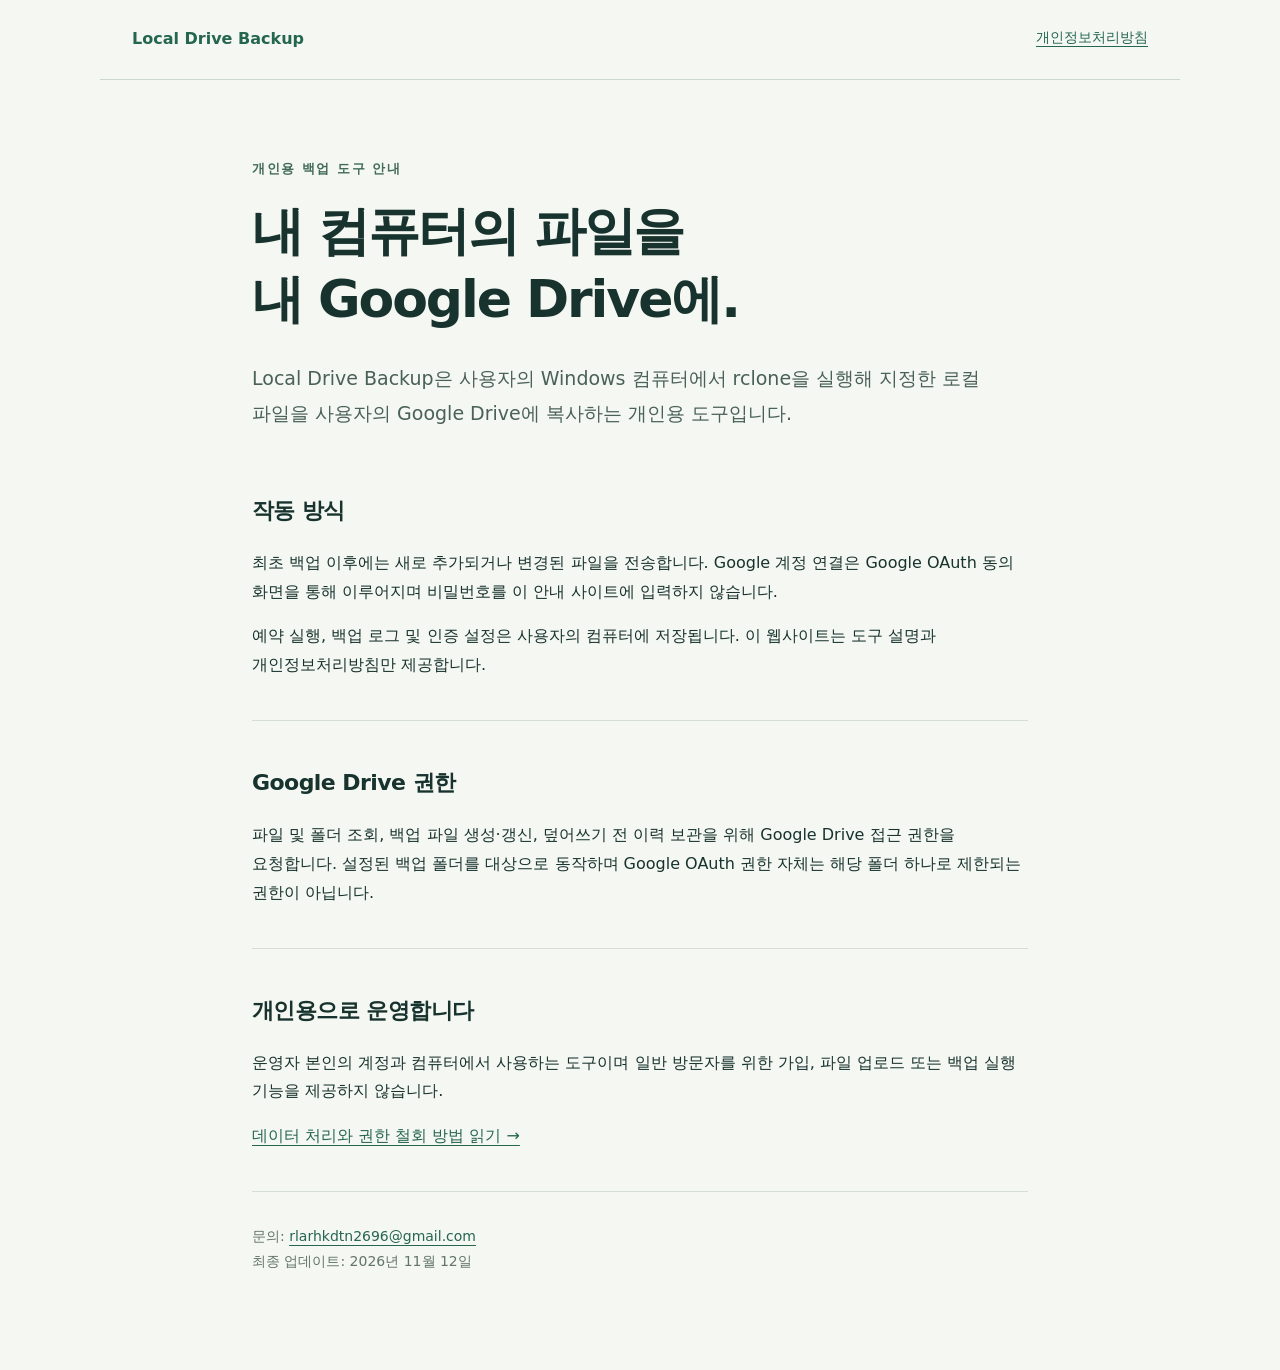
<file: index.html>
<!doctype html><html lang="ko"><meta charset="utf-8"><meta name="viewport" content="width=device-width,initial-scale=1"><title>Local Drive Backup — 안내</title><link rel="stylesheet" href="style.css"><body><header><a href="index.html">Local Drive Backup</a><nav><a href="privacy.html">개인정보처리방침</a></nav></header><main><p class="eyebrow">개인용 백업 도구 안내</p><h1>내 컴퓨터의 파일을<br>내 Google Drive에.</h1><p class="lead">Local Drive Backup은 사용자의 Windows 컴퓨터에서 rclone을 실행해 지정한 로컬 파일을 사용자의 Google Drive에 복사하는 개인용 도구입니다.</p><section><h2>작동 방식</h2><p>최초 백업 이후에는 새로 추가되거나 변경된 파일을 전송합니다. Google 계정 연결은 Google OAuth 동의 화면을 통해 이루어지며 비밀번호를 이 안내 사이트에 입력하지 않습니다.</p><p>예약 실행, 백업 로그 및 인증 설정은 사용자의 컴퓨터에 저장됩니다. 이 웹사이트는 도구 설명과 개인정보처리방침만 제공합니다.</p></section><section><h2>Google Drive 권한</h2><p>파일 및 폴더 조회, 백업 파일 생성·갱신, 덮어쓰기 전 이력 보관을 위해 Google Drive 접근 권한을 요청합니다. 설정된 백업 폴더를 대상으로 동작하며 Google OAuth 권한 자체는 해당 폴더 하나로 제한되는 권한이 아닙니다.</p></section><section><h2>개인용으로 운영합니다</h2><p>운영자 본인의 계정과 컴퓨터에서 사용하는 도구이며 일반 방문자를 위한 가입, 파일 업로드 또는 백업 실행 기능을 제공하지 않습니다.</p><p><a href="privacy.html">데이터 처리와 권한 철회 방법 읽기 →</a></p></section><footer>문의: <a href="mailto:rlarhkdtn2696@gmail.com">rlarhkdtn2696@gmail.com</a><br>최종 업데이트: 2026년 11월 12일</footer></main></body></html>
</file>
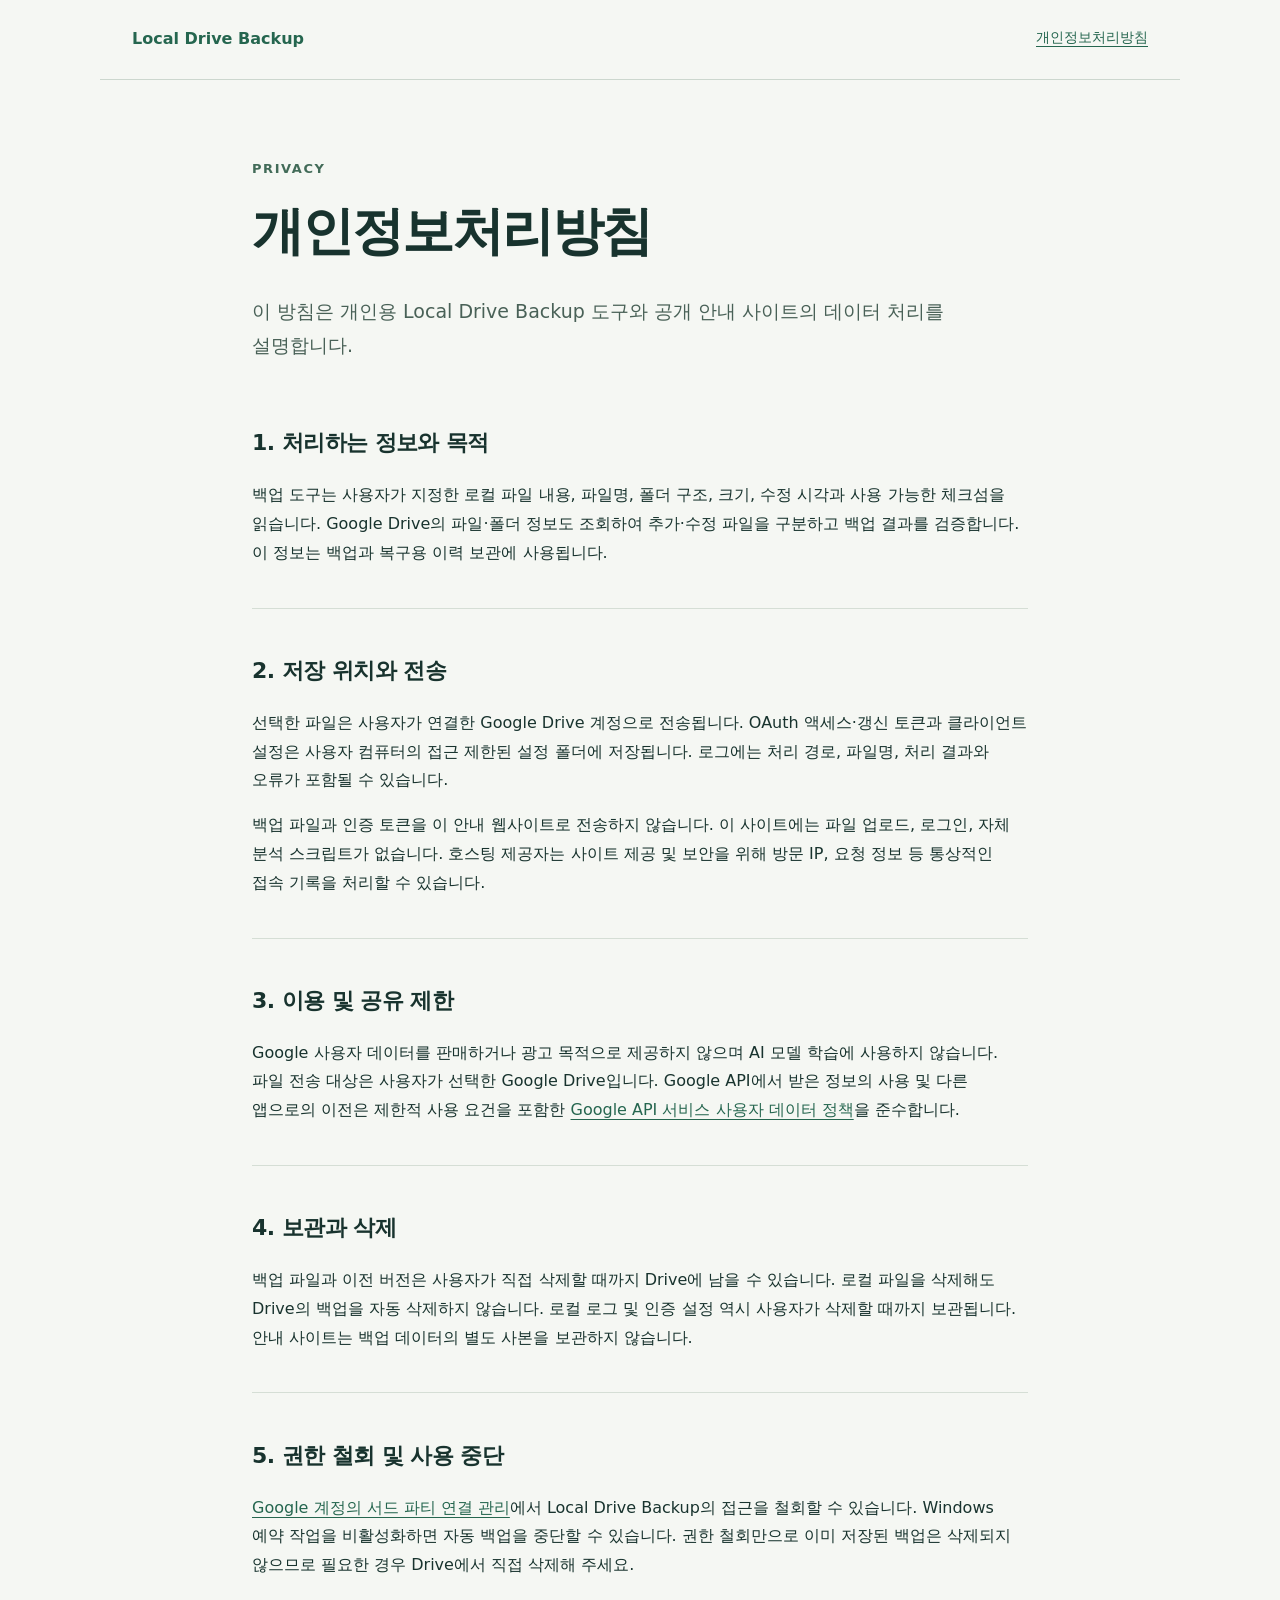
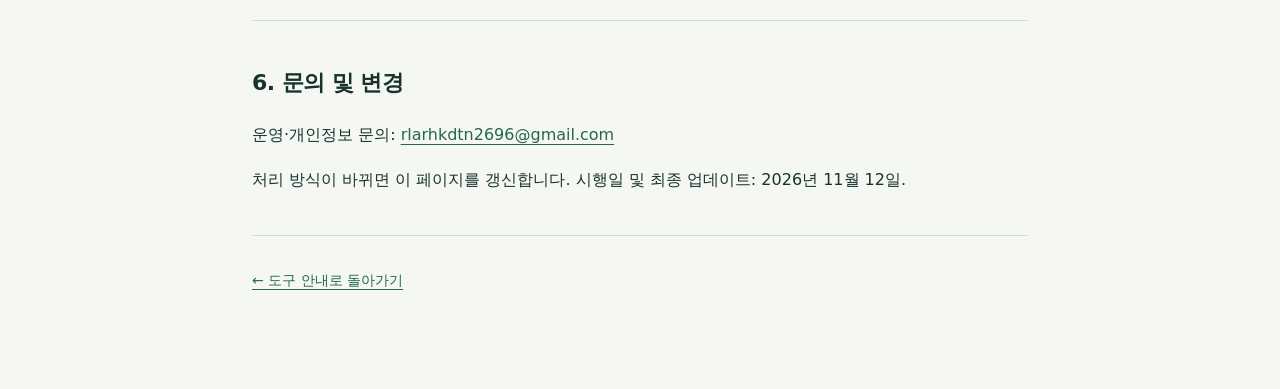
<file: privacy.html>
<!doctype html><html lang="ko"><meta charset="utf-8"><meta name="viewport" content="width=device-width,initial-scale=1"><title>개인정보처리방침 — Local Drive Backup</title><link rel="stylesheet" href="style.css"><body><header><a href="index.html">Local Drive Backup</a><nav><a href="privacy.html" aria-current="page">개인정보처리방침</a></nav></header><main><p class="eyebrow">PRIVACY</p><h1>개인정보처리방침</h1><p class="lead">이 방침은 개인용 Local Drive Backup 도구와 공개 안내 사이트의 데이터 처리를 설명합니다.</p><section><h2>1. 처리하는 정보와 목적</h2><p>백업 도구는 사용자가 지정한 로컬 파일 내용, 파일명, 폴더 구조, 크기, 수정 시각과 사용 가능한 체크섬을 읽습니다. Google Drive의 파일·폴더 정보도 조회하여 추가·수정 파일을 구분하고 백업 결과를 검증합니다. 이 정보는 백업과 복구용 이력 보관에 사용됩니다.</p></section><section><h2>2. 저장 위치와 전송</h2><p>선택한 파일은 사용자가 연결한 Google Drive 계정으로 전송됩니다. OAuth 액세스·갱신 토큰과 클라이언트 설정은 사용자 컴퓨터의 접근 제한된 설정 폴더에 저장됩니다. 로그에는 처리 경로, 파일명, 처리 결과와 오류가 포함될 수 있습니다.</p><p>백업 파일과 인증 토큰을 이 안내 웹사이트로 전송하지 않습니다. 이 사이트에는 파일 업로드, 로그인, 자체 분석 스크립트가 없습니다. 호스팅 제공자는 사이트 제공 및 보안을 위해 방문 IP, 요청 정보 등 통상적인 접속 기록을 처리할 수 있습니다.</p></section><section><h2>3. 이용 및 공유 제한</h2><p>Google 사용자 데이터를 판매하거나 광고 목적으로 제공하지 않으며 AI 모델 학습에 사용하지 않습니다. 파일 전송 대상은 사용자가 선택한 Google Drive입니다. Google API에서 받은 정보의 사용 및 다른 앱으로의 이전은 제한적 사용 요건을 포함한 <a href="https://developers.google.com/terms/api-services-user-data-policy">Google API 서비스 사용자 데이터 정책</a>을 준수합니다.</p></section><section><h2>4. 보관과 삭제</h2><p>백업 파일과 이전 버전은 사용자가 직접 삭제할 때까지 Drive에 남을 수 있습니다. 로컬 파일을 삭제해도 Drive의 백업을 자동 삭제하지 않습니다. 로컬 로그 및 인증 설정 역시 사용자가 삭제할 때까지 보관됩니다. 안내 사이트는 백업 데이터의 별도 사본을 보관하지 않습니다.</p></section><section><h2>5. 권한 철회 및 사용 중단</h2><p><a href="https://myaccount.google.com/connections">Google 계정의 서드 파티 연결 관리</a>에서 Local Drive Backup의 접근을 철회할 수 있습니다. Windows 예약 작업을 비활성화하면 자동 백업을 중단할 수 있습니다. 권한 철회만으로 이미 저장된 백업은 삭제되지 않으므로 필요한 경우 Drive에서 직접 삭제해 주세요.</p></section><section><h2>6. 문의 및 변경</h2><p>운영·개인정보 문의: <a href="mailto:rlarhkdtn2696@gmail.com">rlarhkdtn2696@gmail.com</a></p><p>처리 방식이 바뀌면 이 페이지를 갱신합니다. 시행일 및 최종 업데이트: 2026년 11월 12일.</p></section><footer><a href="index.html">← 도구 안내로 돌아가기</a></footer></main></body></html>
</file>
<file: style.css>
:root{font-family:system-ui,-apple-system,'Segoe UI',sans-serif;color:#18332e;background:#f5f7f3;line-height:1.8}*{box-sizing:border-box}body{margin:0}header{max-width:1080px;margin:auto;padding:25px 32px;display:flex;justify-content:space-between;gap:24px;border-bottom:1px solid #ccd7ce}header>a{font-weight:750;text-decoration:none}nav{font-size:14px}main{max-width:840px;margin:auto;padding:64px 32px}a{color:#25664f;text-underline-offset:4px}.eyebrow{font-size:13px;letter-spacing:.12em;color:#426b58;font-weight:700}h1{font-size:clamp(32px,5vw,52px);line-height:1.3;letter-spacing:-.04em;margin:18px 0 28px}.lead{font-size:19px;color:#496157}section{padding:24px 0;border-bottom:1px solid #d5ded5}h2{font-size:22px;letter-spacing:-.025em}p{word-break:keep-all;overflow-wrap:anywhere}footer{padding:32px 0;color:#627568;font-size:14px}@media(max-width:540px){header{padding:20px;flex-wrap:wrap}main{padding:36px 22px}.lead{font-size:17px}}
</file>
